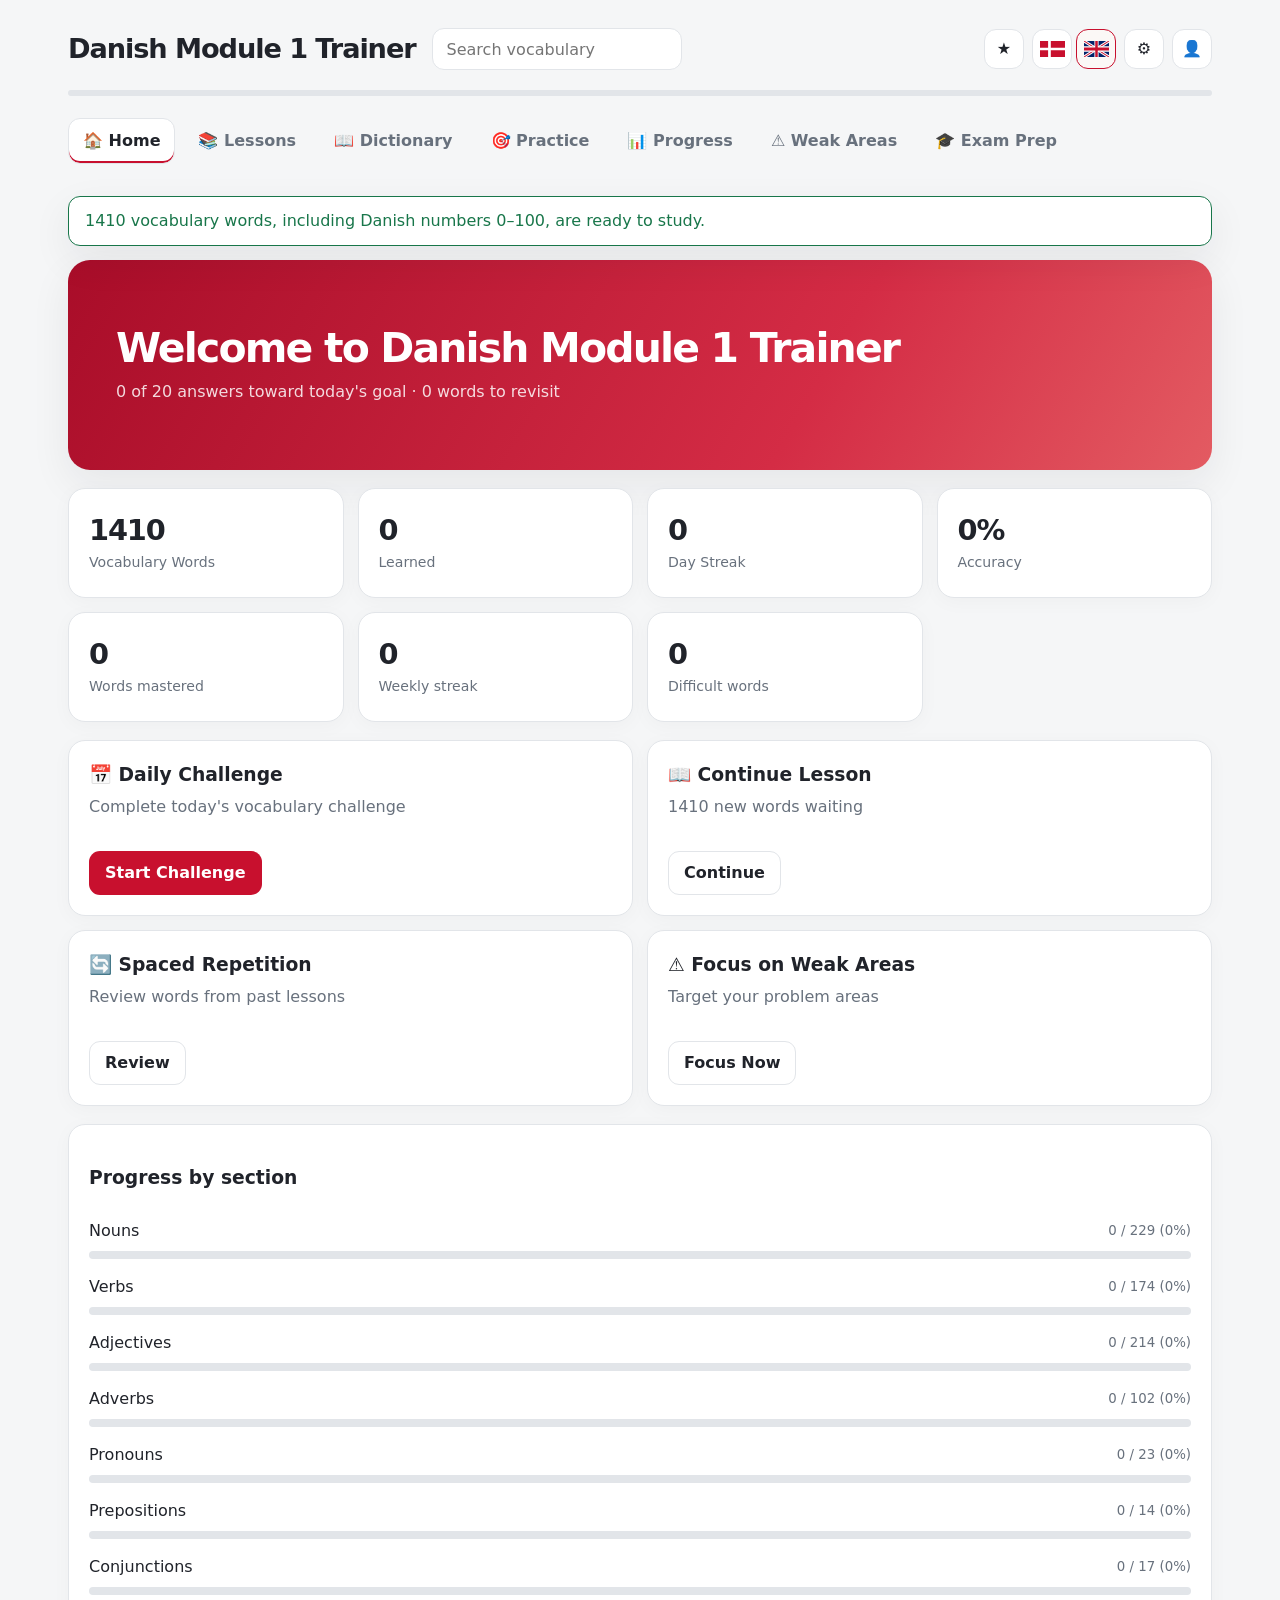
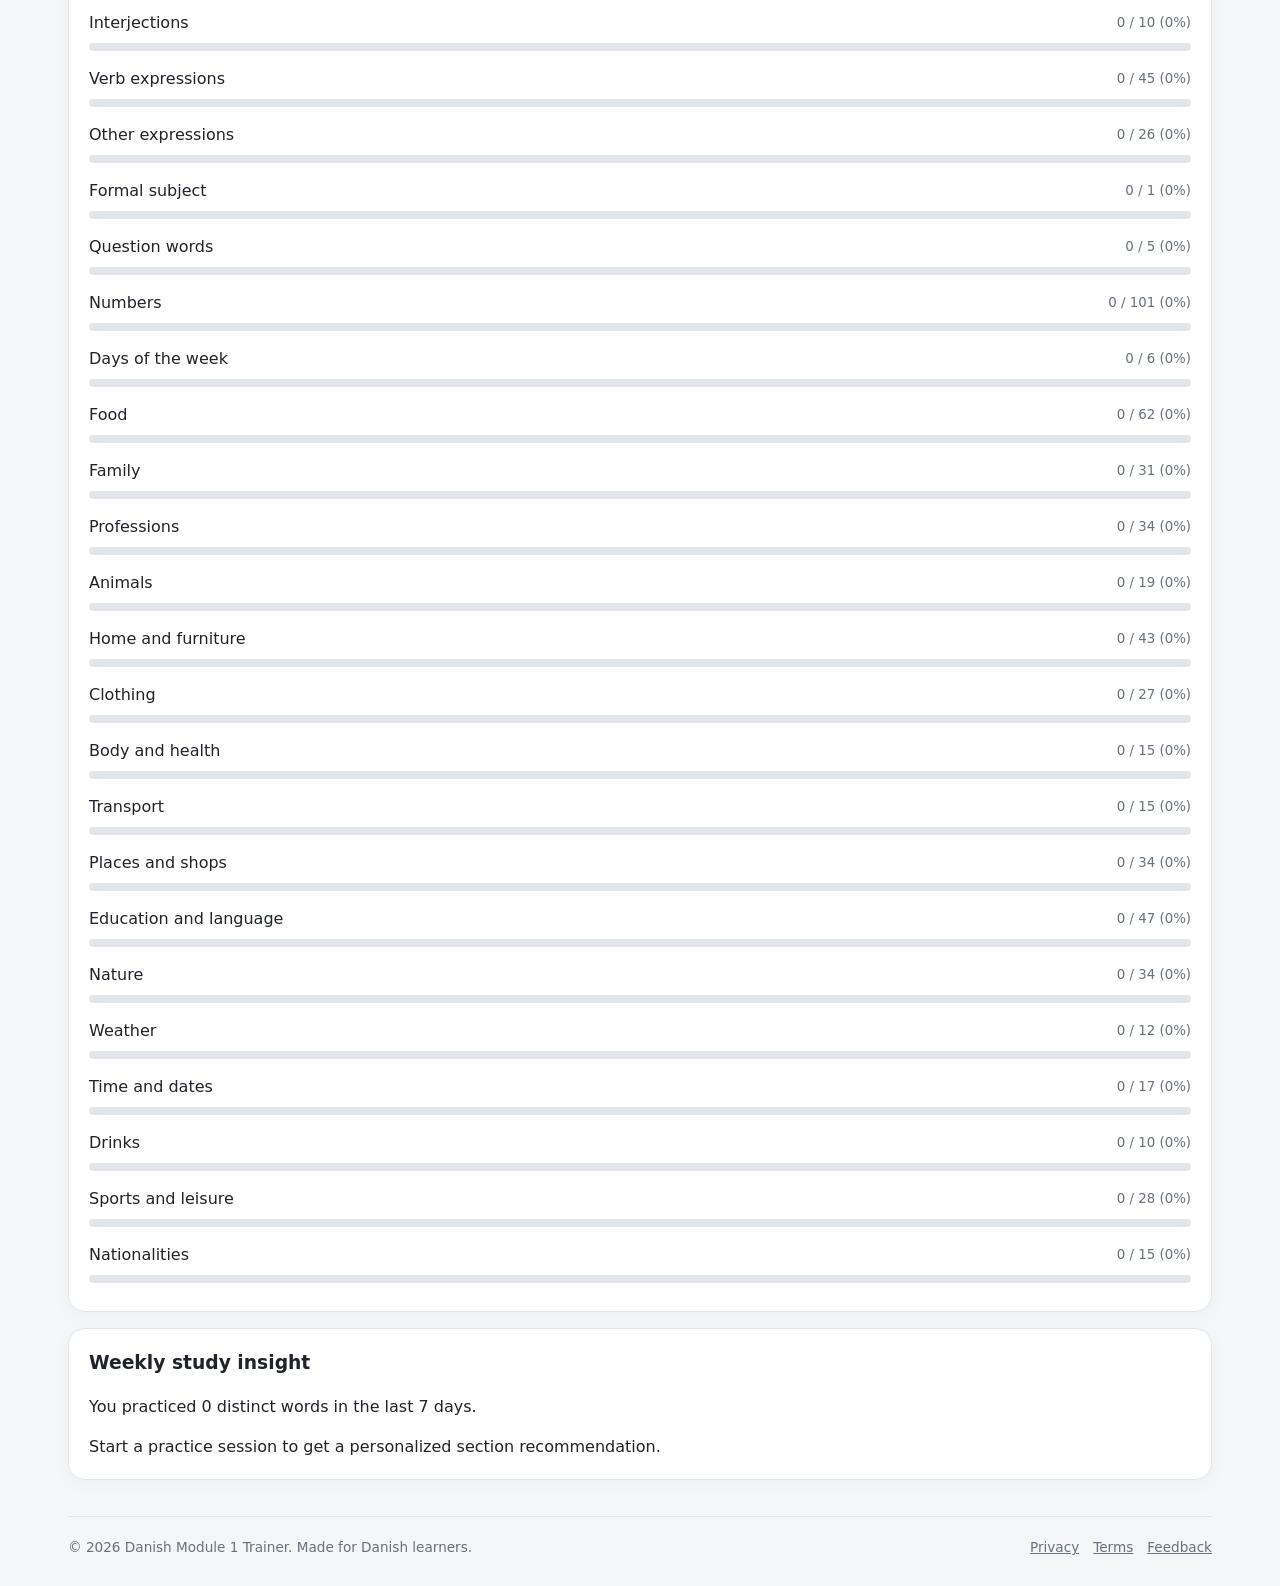
<file: index.html>
<!DOCTYPE html>
<html lang="en">
<head>
    <meta charset="UTF-8">
    <meta name="viewport" content="width=device-width, initial-scale=1.0">
    <title>Danish Module 1 Trainer</title>
    <meta name="theme-color" content="#c8102e">
    <meta name="description" content="An offline-first Danish Module 1 vocabulary, listening, and exam practice trainer.">
    <link rel="manifest" href="manifest.webmanifest">
    <link rel="stylesheet" href="css/styles.css">
</head>
<body>
    <div id="app-container" class="app-container">
        <!-- Header -->
        <header id="app-header" class="app-header">
            <div class="header-content">
                <h1 class="app-title">Danish Module 1 Trainer</h1>
                <div class="header-actions">
                    <div class="language-switch" role="group" aria-label="Interface language">
                        <button class="language-btn" id="language-dk" data-language="da" type="button" title="Danish" aria-label="Switch interface to Danish">
                            <svg viewBox="0 0 37 28" preserveAspectRatio="none" aria-hidden="true" focusable="false"><path fill="#c8102e" d="M0 0h37v28H0z"/><path fill="#fff" d="M12 0h4v28h-4zM0 12h37v4H0z"/></svg>
                        </button>
                        <button class="language-btn" id="language-en" data-language="en" type="button" title="English" aria-label="Switch interface to English">
                            <svg viewBox="0 0 60 30" preserveAspectRatio="none" aria-hidden="true" focusable="false"><path fill="#012169" d="M0 0h60v30H0z"/><path stroke="#fff" stroke-width="6" d="M0 0l60 30M60 0L0 30"/><path stroke="#c8102e" stroke-width="2" d="M0 0l60 30M60 0L0 30"/><path stroke="#fff" stroke-width="10" d="M30 0v30M0 15h60"/><path stroke="#c8102e" stroke-width="6" d="M30 0v30M0 15h60"/></svg>
                        </button>
                    </div>
                    <button id="settings-btn" class="icon-btn" title="Settings" aria-label="Settings">
                        ⚙️
                    </button>
                    <button id="profile-btn" class="icon-btn" title="Profile" aria-label="Profile">
                        👤
                    </button>
                </div>
            </div>
            <div class="progress-bar">
                <div id="daily-progress" class="progress-fill" style="width: 0%"></div>
            </div>
        </header>

        <!-- Main Navigation -->
        <nav id="main-nav" class="main-nav">
            <button class="nav-btn active" data-view="home">
                🏠 Home
            </button>
            <button class="nav-btn" data-view="lessons">
                📚 Lessons
            </button>
            <button class="nav-btn" data-view="dictionary">
                📖 Dictionary
            </button>
            <button class="nav-btn" data-view="practice">
                🎯 Practice
            </button>
            <button class="nav-btn" data-view="progress">
                📊 Progress
            </button>
            <button class="nav-btn" data-view="weak-areas">
                ⚠️ Weak Areas
            </button>
            <button class="nav-btn" data-view="exam-prep">
                🎓 Exam Prep
            </button>
        </nav>

        <!-- Content Area -->
        <main id="main-content" class="main-content">
            <!-- Home View -->
            <section id="view-home" class="view active">
                <div class="home-container">
                    <div class="welcome-card">
                        <h2>Welcome to Danish Module 1 Trainer</h2>
                        <p id="welcome-message">Start your journey to exam readiness</p>
                    </div>

                    <div class="quick-stats">
                        <div class="stat-card">
                            <div class="stat-value" id="total-words">0</div>
                            <div class="stat-label">Vocabulary Words</div>
                        </div>
                        <div class="stat-card">
                            <div class="stat-value" id="words-learned">0</div>
                            <div class="stat-label">Learned</div>
                        </div>
                        <div class="stat-card">
                            <div class="stat-value" id="current-streak">0</div>
                            <div class="stat-label">Day Streak</div>
                        </div>
                        <div class="stat-card">
                            <div class="stat-value" id="accuracy-rate">0%</div>
                            <div class="stat-label">Accuracy</div>
                        </div>
                    </div>

                    <div class="action-cards">
                        <div class="action-card" id="daily-challenge">
                            <h3>📅 Daily Challenge</h3>
                            <p>Complete today's vocabulary challenge</p>
                            <button class="btn btn-primary">Start Challenge</button>
                        </div>

                        <div class="action-card" id="continue-lesson">
                            <h3>📖 Continue Lesson</h3>
                            <p id="continue-lesson-text">Pick where you left off</p>
                            <button class="btn btn-secondary">Continue</button>
                        </div>

                        <div class="action-card" id="spaced-repetition">
                            <h3>🔄 Spaced Repetition</h3>
                            <p>Review words from past lessons</p>
                            <button class="btn btn-secondary">Review</button>
                        </div>

                        <div class="action-card" id="weak-areas-quick">
                            <h3>⚠️ Focus on Weak Areas</h3>
                            <p>Target your problem areas</p>
                            <button class="btn btn-secondary">Focus Now</button>
                        </div>
                    </div>
                </div>
            </section>

            <section id="view-dictionary" class="view">
                <div class="dictionary-container">
                    <div class="dictionary-search-area">
                        <h2>Dictionary</h2>
                        <label for="dictionary-search">Search Danish or English</label>
                        <input id="dictionary-search" class="dictionary-search" type="search" autocomplete="off" placeholder="Search Danish or English">
                        <p id="dictionary-status" class="dictionary-status" role="status"></p>
                    </div>
                    <div id="dictionary-results" class="dictionary-results"></div>
                </div>
            </section>

            <!-- Lessons View -->
            <section id="view-lessons" class="view">
                <div class="lessons-container">
                    <div class="view-header">
                        <h2>Lessons</h2>
                        <div class="filter-controls">
                            <select id="category-filter" class="filter-select">
                                <option value="">All Categories</option>
                            </select>
                        </div>
                    </div>

                    <div class="lesson-mode-control">
                        <span id="lesson-mode-label">Practice type</span>
                        <div id="lesson-mode" class="lesson-mode-options" role="group" aria-labelledby="lesson-mode-label">
                            <button type="button" class="lesson-mode-button" data-lesson-mode="multipleChoice" aria-label="Multiple choice" title="Choose the Danish word for an English prompt" aria-pressed="true">❓</button>
                            <button type="button" class="lesson-mode-button" data-lesson-mode="translation" aria-label="Danish to English" title="Choose the English meaning" aria-pressed="false">↔️</button>
                            <button type="button" class="lesson-mode-button" data-lesson-mode="typing" aria-label="Typing" title="Type the Danish translation" aria-pressed="false">⌨️</button>
                            <button type="button" class="lesson-mode-button" data-lesson-mode="spelling" aria-label="Spelling" title="Listen and type exactly what you hear" aria-pressed="false">✍️</button>
                            <button type="button" class="lesson-mode-button" data-lesson-mode="flashcards" aria-label="Flashcards" title="Reveal the translation and rate recall" aria-pressed="false">🎴</button>
                            <button type="button" class="lesson-mode-button" data-lesson-mode="listening" aria-label="Listening" title="Hear a Danish word and choose its meaning" aria-pressed="false">👂</button>
                            <button type="button" class="lesson-mode-button" data-lesson-mode="speaking" aria-label="Speaking" title="Say the Danish word and check what was heard" aria-pressed="false">🎤</button>
                        </div>
                    </div>

                    <div id="lessons-list" class="lessons-list">
                        <!-- Lessons will be dynamically loaded -->
                    </div>
                </div>
            </section>

            <!-- Practice View -->
            <section id="view-practice" class="view">
                <div class="practice-container">
                    <div class="view-header">
                        <h2>Practice Modes</h2>
                    </div>

                    <div class="practice-modes-grid">
                        <div class="practice-mode-card" id="listening-mode">
                            <h3>👂 Listening</h3>
                            <p>Hear and identify words</p>
                            <button class="btn btn-primary">Start</button>
                        </div>

                        <div class="practice-mode-card" id="flashcard-mode">
                            <h3>🎴 Flashcards</h3>
                            <p>Traditional flashcard review</p>
                            <button class="btn btn-primary">Start</button>
                        </div>

                        <div class="practice-mode-card" id="multiple-choice-mode">
                            <h3>❓ Multiple Choice</h3>
                            <p>Test your knowledge</p>
                            <button class="btn btn-primary">Start</button>
                        </div>

                        <div class="practice-mode-card" id="typing-mode">
                            <h3>⌨️ Typing</h3>
                            <p>Type what you hear</p>
                            <button class="btn btn-primary">Start</button>
                        </div>

                        <div class="practice-mode-card" id="sentence-mode">
                            <h3>📝 Sentences</h3>
                            <p>Learn phrases and sentences</p>
                            <button class="btn btn-primary">Start</button>
                        </div>

                        <div class="practice-mode-card" id="speed-mode">
                            <h3>⚡ Speed Round</h3>
                            <p>Rapid-fire vocabulary test</p>
                            <button class="btn btn-primary">Start</button>
                        </div>
                    </div>
                </div>
            </section>

            <!-- Progress View -->
            <section id="view-progress" class="view">
                <div class="progress-container">
                    <div class="view-header">
                        <h2>Your Progress</h2>
                    </div>

                    <div class="progress-charts">
                        <div class="chart-card">
                            <h3>Learning Curve</h3>
                            <canvas id="learning-chart" width="400" height="300"></canvas>
                        </div>

                        <div class="chart-card">
                            <h3>Category Performance</h3>
                            <canvas id="category-chart" width="400" height="300"></canvas>
                        </div>
                    </div>

                    <div class="progress-statistics">
                        <div class="stat-row">
                            <span>Total Study Time:</span>
                            <span id="total-study-time">0h 0m</span>
                        </div>
                        <div class="stat-row">
                            <span>Sessions Completed:</span>
                            <span id="sessions-completed">0</span>
                        </div>
                        <div class="stat-row">
                            <span>Average Accuracy:</span>
                            <span id="avg-accuracy">0%</span>
                        </div>
                        <div class="stat-row">
                            <span>Retention Rate:</span>
                            <span id="retention-rate">0%</span>
                        </div>
                    </div>
                </div>
            </section>

            <!-- Weak Areas View -->
            <section id="view-weak-areas" class="view">
                <div class="weak-areas-container">
                    <div class="view-header">
                        <h2>Weak Areas Analysis</h2>
                    </div>

                    <div class="weak-areas-content">
                        <div class="weak-areas-list" id="weak-areas-list">
                            <!-- Weak areas will be dynamically loaded -->
                        </div>
                    </div>

                    <div class="targeted-practice">
                        <h3>Recommended Practice</h3>
                        <button class="btn btn-primary" id="practice-weak-areas">
                            Practice Weak Areas
                        </button>
                    </div>
                </div>
            </section>

            <!-- Exam Prep View -->
            <section id="view-exam-prep" class="view">
                <div class="exam-prep-container">
                    <div class="view-header">
                        <h2>Exam Preparation</h2>
                    </div>

                    <div class="exam-prep-content">
                        <div class="readiness-card">
                            <h3>Exam Readiness</h3>
                            <div class="readiness-meter">
                                <div id="readiness-bar" class="readiness-fill" style="width: 0%"></div>
                            </div>
                            <p id="readiness-text">Get started to improve readiness</p>
                        </div>

                        <div class="exam-resources">
                            <h3>Resources</h3>
                            <div class="resource-list">
                                <div class="resource-item" id="resource-vocabulary">
                                    <h4>📚 Vocabulary Coverage</h4>
                                    <p id="vocab-coverage">0 of 0 words mastered</p>
                                </div>

                                <div class="resource-item" id="resource-topics">
                                    <h4>🎯 Topic Mastery</h4>
                                    <p id="topic-mastery">Analyze your topic performance</p>
                                </div>

                                <div class="resource-item" id="resource-tips">
                                    <h4>💡 Study Tips</h4>
                                    <p>Optimize your study approach</p>
                                </div>

                                <div class="resource-item" id="resource-mock-exam">
                                    <h4>✏️ Mock Exam</h4>
                                    <p>Test yourself with exam-style questions</p>
                                </div>
                            </div>
                        </div>
                    </div>
                </div>
            </section>

            <!-- Practice Session Container -->
            <section id="view-practice-session" class="view">
                <div class="practice-session-container">
                    <div class="session-header">
                        <h2 id="session-title">Practice Session</h2>
                        <div class="session-info">
                            <span id="session-progress">1/10</span>
                            <button class="btn btn-small" id="exit-session">Exit</button>
                        </div>
                    </div>

                    <!-- Listening Mode Content -->
                    <div id="listening-content" class="practice-mode-content">
                        <div class="listening-card">
                            <div class="listening-controls">
                                <button id="play-audio" class="btn btn-large btn-primary">
                                    🔊 Play Audio
                                </button>
                                <button id="repeat-audio" class="btn btn-medium">
                                    🔁 Repeat
                                </button>
                            </div>
                            <div class="word-options" id="listening-options">
                                <!-- Options will be dynamically loaded -->
                            </div>
                        </div>
                    </div>

                    <!-- Flashcard Mode Content -->
                    <div id="flashcard-content" class="practice-mode-content">
                        <div class="flashcard-container">
                            <div id="flashcard" class="flashcard">
                                <div class="flashcard-inner">
                                    <div class="flashcard-front">
                                        <p id="flashcard-front-text">Click to reveal</p>
                                    </div>
                                    <div class="flashcard-back">
                                        <p id="flashcard-back-text"></p>
                                    </div>
                                </div>
                            </div>
                            <div class="flashcard-controls">
                                <button class="btn btn-secondary" id="flashcard-prev">← Previous</button>
                                <button class="btn btn-primary" id="flashcard-flip">Flip</button>
                                <button class="btn btn-secondary" id="flashcard-next">Next →</button>
                            </div>
                            <div class="flashcard-rating">
                                <span>How well did you know this?</span>
                                <div class="rating-buttons">
                                    <button class="btn btn-small" id="rating-1">❌ Not at all</button>
                                    <button class="btn btn-small" id="rating-2">🤔 Somewhat</button>
                                    <button class="btn btn-small" id="rating-3">👍 Well</button>
                                    <button class="btn btn-small" id="rating-4">✅ Perfect</button>
                                </div>
                            </div>
                        </div>
                    </div>

                    <!-- Multiple Choice Mode Content -->
                    <div id="multiple-choice-content" class="practice-mode-content">
                        <div class="multiple-choice-container">
                            <div class="question-card">
                                <h3 id="mc-question">Question goes here</h3>
                                <div class="options-grid" id="mc-options">
                                    <!-- Options will be dynamically loaded -->
                                </div>
                            </div>
                        </div>
                    </div>

                    <!-- Typing Mode Content -->
                    <div id="typing-content" class="practice-mode-content">
                        <div class="typing-container">
                            <div class="typing-prompt">
                                <button id="typing-play" class="btn btn-large btn-primary">
                                    🔊 Play Word
                                </button>
                                <p id="typing-prompt-text">Type what you hear</p>
                            </div>
                            <div class="typing-input-area">
                                <input type="text" id="typing-input" class="typing-input" placeholder="Type here..." autocomplete="off">
                                <button id="typing-submit" class="btn btn-primary">Submit</button>
                            </div>
                            <div id="typing-feedback" class="typing-feedback"></div>
                        </div>
                    </div>

                    <!-- Sentence Mode Content -->
                    <div id="sentence-content" class="practice-mode-content">
                        <div class="sentence-container">
                            <div class="sentence-card">
                                <button id="sentence-play" class="btn btn-large btn-primary">
                                    🔊 Play Sentence
                                </button>
                                <p id="sentence-text" class="sentence-text"></p>
                                <p id="sentence-translation" class="sentence-translation"></p>
                                <div class="sentence-options" id="sentence-options">
                                    <!-- Options will be dynamically loaded -->
                                </div>
                            </div>
                        </div>
                    </div>

                    <!-- Speed Mode Content -->
                    <div id="speed-content" class="practice-mode-content">
                        <div class="speed-container">
                            <div class="speed-stats">
                                <div class="speed-timer">
                                    <span id="speed-time">30</span>s
                                </div>
                                <div class="speed-score">
                                    Score: <span id="speed-score">0</span>
                                </div>
                            </div>
                            <div class="speed-word">
                                <p id="speed-word-text" class="speed-word-text"></p>
                                <div class="speed-buttons">
                                    <button class="btn btn-primary" id="speed-correct">✅ Correct</button>
                                    <button class="btn btn-danger" id="speed-incorrect">❌ Incorrect</button>
                                </div>
                            </div>
                        </div>
                    </div>
                </div>
            </section>

            <!-- Settings Modal -->
            <div id="settings-modal" class="modal hidden">
                <div class="modal-content">
                    <div class="modal-header">
                        <h2>Settings</h2>
                        <button class="close-btn" id="close-settings">✕</button>
                    </div>
                    <div class="modal-body">
                        <div class="settings-group">
                            <label>
                                <input type="checkbox" id="enable-notifications" checked>
                                Enable Notifications
                            </label>
                        </div>
                        <div class="settings-group">
                            <label>
                                <input type="checkbox" id="dark-mode" checked>
                                Dark Mode
                            </label>
                        </div>
                        <div class="settings-group">
                            <label for="tts-engine">Speech voice:</label>
                            <select id="tts-engine">
                                <option value="piper">Piper — Danish neural voice</option>
                                <option value="browser">Browser — installed voice</option>
                            </select>
                        </div>
                        <p class="settings-hint">Piper loads its runtime online and downloads a 63 MB voice on first use; speech is generated on this device. Pitch control applies only to the browser voice.</p>
                        <div class="settings-group">
                            <label for="tts-speed">TTS Speed:</label>
                            <input type="range" id="tts-speed" min="0.6" max="1.5" step="0.1" value="1">
                        </div>
                        <div class="settings-group">
                            <label for="tts-pitch">TTS Pitch:</label>
                            <input type="range" id="tts-pitch" min="0.5" max="2" step="0.1" value="1">
                        </div>
                        <div class="settings-group">
                            <label for="daily-goal">Daily answer goal:</label>
                            <input type="number" id="daily-goal" min="5" max="200" step="5" value="20">
                        </div>
                        <div class="settings-group">
                            <label for="answer-delay">Seconds before next question:</label>
                            <input type="number" id="answer-delay" min="1" max="30" step="1" value="5">
                        </div>
                        <div class="settings-group">
                            <label>
                                <input type="checkbox" id="enable-animations" checked>
                                Enable Animations
                            </label>
                        </div>
                        <div class="settings-group">
                            <label>
                                <input type="checkbox" id="enable-sound-effects" checked>
                                Sound Effects
                            </label>
                        </div>
                        <div class="settings-group">
                            <button class="btn btn-secondary" id="import-words" type="button">Import words</button>
                            <input type="file" id="vocabulary-file" accept=".json,.csv,application/json,text/csv" hidden>
                        </div>
                    </div>
                    <div class="modal-footer">
                        <button class="btn btn-secondary" id="reset-settings">Reset to Default</button>
                        <button class="btn btn-primary" id="save-settings">Save Settings</button>
                    </div>
                </div>
            </div>

            <!-- Profile Modal -->
            <div id="profile-modal" class="modal hidden">
                <div class="modal-content">
                    <div class="modal-header">
                        <h2>Profile</h2>
                        <button class="close-btn" id="close-profile">✕</button>
                    </div>
                    <div class="modal-body">
                        <div class="profile-info">
                            <div class="profile-header">
                                <div class="profile-avatar" id="profile-avatar">👤</div>
                                <div class="profile-details">
                                    <h3 id="profile-name">Student</h3>
                                    <p id="profile-level">Level 1</p>
                                </div>
                            </div>
                            <div class="profile-stats">
                                <div class="profile-stat">
                                    <span>Total XP:</span>
                                    <strong id="profile-xp">0</strong>
                                </div>
                                <div class="profile-stat">
                                    <span>Badges Earned:</span>
                                    <strong id="profile-badges">0</strong>
                                </div>
                                <div class="profile-stat">
                                    <span>Days Active:</span>
                                    <strong id="profile-days">0</strong>
                                </div>
                            </div>
                        </div>
                        <div class="profile-actions">
                            <button class="btn btn-secondary" id="edit-profile">Edit Profile</button>
                            <button class="btn btn-secondary" id="export-data">Export backup</button>
                            <button class="btn btn-secondary" id="restore-backup" type="button">Restore backup</button>
                            <input type="file" id="backup-file" accept=".json,application/json" hidden>
                            <button class="btn btn-danger" id="reset-progress">Reset Progress</button>
                        </div>
                    </div>
                </div>
            </div>

        </main>

        <!-- Footer -->
        <footer class="app-footer">
            <p>&copy; 2026 Danish Module 1 Trainer. Made for Danish learners.</p>
            <div class="footer-links">
                <a href="#privacy">Privacy</a>
                <a href="#terms">Terms</a>
                <a href="#feedback">Feedback</a>
            </div>
        </footer>
    </div>

    <script type="module" src="js/app.js"></script>
</body>
</html>
</file>
<file: css/styles.css>
:root {
  color-scheme: light;
  --red: #c8102e;
  --blue: #005b96;
  --background: #f5f6f7;
  --surface: #ffffff;
  --surface-soft: #fbf8f6;
  --text: #20232a;
  --muted: #68717d;
  --border: #e2e5e9;
  --success: #18764a;
  --success-soft: #e8f5ed;
  --danger: #aa2638;
  --danger-soft: #fff0f1;
  --shadow: 0 14px 40px rgb(22 29 37 / 7%);
  font-family: Inter, ui-sans-serif, system-ui, -apple-system, BlinkMacSystemFont, "Segoe UI", sans-serif;
}

* {
  box-sizing: border-box;
}

body {
  min-width: 320px;
  margin: 0;
  background: var(--background);
  color: var(--text);
  line-height: 1.5;
}

body[data-theme="dark"] {
  color-scheme: dark;
  --background: #14171b;
  --surface: #1d2228;
  --surface-soft: #242a31;
  --text: #f2f4f6;
  --muted: #abb4bf;
  --border: #343c45;
  --success: #69d29b;
  --success-soft: #173c2b;
  --danger: #ff9aa5;
  --danger-soft: #49232a;
  --shadow: 0 14px 40px rgb(0 0 0 / 20%);
}

button,
input,
select {
  font: inherit;
}

button {
  cursor: pointer;
}

button:focus-visible,
input:focus-visible,
select:focus-visible,
a:focus-visible {
  outline: 3px solid #347fac;
  outline-offset: 3px;
}

.app-container {
  width: min(1200px, 100%);
  min-height: 100vh;
  margin: 0 auto;
  padding: 0 28px;
  display: flex;
  flex-direction: column;
}

.app-header {
  position: relative;
  padding: 28px 0 16px;
}

.header-content {
  position: relative;
  display: flex;
  align-items: center;
  gap: 16px;
}

.app-title {
  flex: 0 0 auto;
  margin: 0;
  font-size: clamp(1.25rem, 3vw, 1.7rem);
  letter-spacing: -0.04em;
}

.header-actions {
  display: flex;
  align-items: center;
  gap: 8px;
  margin-left: auto;
}

.icon-btn {
  width: 40px;
  height: 40px;
  border: 1px solid var(--border);
  border-radius: 12px;
  background: var(--surface);
  color: var(--text);
}

.language-switch {
  display: flex;
  gap: 4px;
}

.language-btn {
  display: inline-grid;
  place-items: center;
  min-width: 40px;
  height: 40px;
  border: 1px solid var(--border);
  border-radius: 12px;
  background: var(--surface);
  color: var(--text);
}

.language-btn svg {
  display: block;
  width: 25px;
  height: 16px;
}

.language-btn.active {
  border-color: var(--red);
  background: var(--surface-soft);
}

.global-search {
  width: min(250px, 24vw);
  min-width: 140px;
  height: 42px;
  padding: 0 14px;
  border: 1px solid var(--border);
  border-radius: 12px;
  background: var(--surface);
  color: var(--text);
}

.search-results {
  position: absolute;
  z-index: 20;
  top: 52px;
  right: 0;
  width: min(480px, 100%);
  max-height: 360px;
  overflow: auto;
  border: 1px solid var(--border);
  border-radius: 16px;
  background: var(--surface);
  box-shadow: var(--shadow);
}

.search-result {
  display: flex;
  justify-content: space-between;
  align-items: center;
  gap: 14px;
  padding: 12px 16px;
  border-bottom: 1px solid var(--border);
}

.search-result:last-child {
  border-bottom: 0;
}

.search-result > div {
  display: grid;
}

.search-result span,
.search-result small {
  color: var(--muted);
}

.favorite-toggle {
  border: 0;
  background: transparent;
  color: var(--red);
  font-size: 1.4rem;
}

.progress-bar,
.readiness-meter,
.session-progress-track,
.category-progress {
  overflow: hidden;
  border-radius: 999px;
  background: var(--border);
}

.progress-bar {
  height: 6px;
  margin-top: 20px;
}

.progress-fill,
.readiness-fill,
.session-progress-fill,
.category-progress span {
  display: block;
  height: 100%;
  border-radius: inherit;
  background: var(--red);
  transition: width 180ms ease;
}

.main-nav {
  display: flex;
  gap: 8px;
  margin: 6px 0 28px;
  padding-bottom: 4px;
  overflow-x: auto;
}

.nav-btn {
  flex: 0 0 auto;
  padding: 10px 14px;
  border: 1px solid transparent;
  border-radius: 12px;
  background: transparent;
  color: var(--muted);
  font-weight: 650;
  white-space: nowrap;
}

.nav-btn:hover,
.nav-btn.active {
  border-color: var(--border);
  background: var(--surface);
  color: var(--text);
}

.nav-btn.active {
  box-shadow: inset 0 -2px var(--red);
}

.main-content {
  flex: 1;
  min-height: 55vh;
}

.view {
  display: none;
  animation: rise-in 180ms ease-out;
}

.view.active {
  display: block;
}

@keyframes rise-in {
  from { opacity: 0; transform: translateY(5px); }
  to { opacity: 1; transform: translateY(0); }
}

.welcome-card {
  display: flex;
  flex-direction: column;
  justify-content: center;
  min-height: 210px;
  padding: clamp(24px, 5vw, 48px);
  border-radius: 22px;
  background: linear-gradient(120deg, #a90d29, #d42c45 65%, #e35b62);
  color: #fff;
  box-shadow: var(--shadow);
}

.welcome-card h2 {
  margin: 0 0 8px;
  font-size: clamp(0.875rem, 3.2vw, 2.8rem);
  line-height: 1.1;
  letter-spacing: -0.045em;
  white-space: nowrap;
}

.welcome-card p {
  margin: 0;
  color: rgb(255 255 255 / 84%);
}

.quick-stats,
.action-cards,
.practice-modes-grid,
.progress-charts,
.exam-prep-content {
  display: grid;
  grid-template-columns: repeat(4, minmax(0, 1fr));
  gap: 14px;
  margin-top: 18px;
}

.stat-card,
.action-card,
.practice-mode-card,
.chart-card,
.readiness-card,
.exam-resources,
.lesson-card,
.weak-area-card,
.category-progress-panel,
.coach-card,
.session-summary {
  min-width: 0;
  padding: 20px;
  border: 1px solid var(--border);
  border-radius: 17px;
  background: var(--surface);
  box-shadow: 0 4px 20px rgb(22 29 37 / 3%);
}

.stat-card {
  min-height: 110px;
}

.stat-value {
  font-size: 1.8rem;
  font-weight: 760;
  letter-spacing: -0.04em;
}

.stat-label,
.action-card p,
.practice-mode-card p,
.lesson-card p {
  color: var(--muted);
}

.stat-label {
  font-size: 0.88rem;
}

.action-cards {
  grid-template-columns: repeat(2, minmax(0, 1fr));
}

.action-card h3,
.practice-mode-card h3,
.lesson-card h3,
.chart-card h3,
.exam-resources h3 {
  margin: 0 0 6px;
}

.action-card p,
.practice-mode-card p {
  min-height: 42px;
  margin: 0 0 14px;
}

.btn {
  display: inline-flex;
  min-height: 42px;
  justify-content: center;
  align-items: center;
  gap: 8px;
  padding: 9px 15px;
  border: 1px solid transparent;
  border-radius: 11px;
  background: var(--surface-soft);
  color: var(--text);
  font-weight: 670;
  text-decoration: none;
  transition: transform 120ms ease, filter 120ms ease, border-color 120ms ease;
}

.btn:hover {
  filter: brightness(0.97);
  transform: translateY(-1px);
}

.btn-primary {
  background: var(--red);
  color: #fff;
}

.btn-secondary {
  border-color: var(--border);
  background: var(--surface);
}

.btn-back {
  background: var(--blue);
  color: #fff;
}

.btn-danger {
  background: var(--danger);
  color: #fff;
}

.btn-small {
  min-height: 34px;
  padding: 6px 10px;
  font-size: 0.88rem;
}

.view-header,
.session-header {
  display: flex;
  justify-content: space-between;
  align-items: center;
  gap: 16px;
  margin-bottom: 18px;
}

.view-header h2,
.session-header h2 {
  margin: 0;
  letter-spacing: -0.03em;
}

.filter-select,
.training-controls select,
#exam-question-count {
  min-height: 42px;
  padding: 8px 12px;
  border: 1px solid var(--border);
  border-radius: 10px;
  background: var(--surface);
  color: var(--text);
}

.lesson-mode-control {
  display: flex;
  flex-wrap: wrap;
  align-items: center;
  gap: 10px;
  margin-bottom: 18px;
}

.lesson-mode-options {
  display: flex;
  flex-wrap: wrap;
  gap: 6px;
}

.lesson-mode-button {
  width: 42px;
  height: 42px;
  border: 1px solid var(--border);
  border-radius: 10px;
  background: var(--surface);
  font-size: 1.2rem;
}

.lesson-mode-button[aria-pressed="true"] {
  border: 2px solid var(--red);
  background: var(--surface-soft);
  box-shadow: 0 0 0 2px var(--red);
}

.dictionary-container {
  display: flex;
  flex-direction: column;
  justify-content: center;
  width: min(100%, 760px);
  min-height: 55vh;
  margin: 0 auto;
}

.dictionary-search-area {
  width: min(100%, 520px);
  margin: 0 auto;
  text-align: center;
}

.dictionary-search-area h2 {
  margin: 0 0 18px;
}

.dictionary-search {
  width: 100%;
  min-height: 42px;
  margin-top: 8px;
  padding: 8px 12px;
  border: 1px solid var(--border);
  border-radius: 10px;
  background: var(--surface);
  color: var(--text);
}

.dictionary-status {
  color: var(--muted);
}

.dictionary-results {
  display: grid;
  gap: 10px;
  width: min(100%, 520px);
  margin: 0 auto;
}

.dictionary-entry {
  display: flex;
  flex-wrap: wrap;
  align-items: center;
  justify-content: center;
  gap: 10px;
  padding: 16px;
  border: 1px solid var(--border);
  border-radius: 12px;
  background: var(--surface);
  text-align: center;
}

.dictionary-term {
  min-width: 0;
  max-width: 100%;
  overflow-wrap: anywhere;
}

.dictionary-play {
  display: inline-flex;
  align-items: center;
  justify-content: center;
  gap: 2px;
  width: 54px;
  flex: 0 0 54px;
}

.dictionary-play svg {
  display: block;
  width: 16px;
  height: 10px;
}

.lessons-list {
  display: grid;
  grid-template-columns: repeat(3, minmax(0, 1fr));
  gap: 14px;
}

.lesson-card {
  display: flex;
  flex-direction: column;
  gap: 16px;
}

.lesson-card p {
  margin: 0;
}

.lesson-title {
  display: flex;
  align-items: center;
  gap: 8px;
}

.lesson-icon {
  flex: 0 0 1.4em;
  text-align: center;
}

.category-progress {
  height: 8px;
}

.category-progress-row {
  display: grid;
  grid-template-columns: minmax(0, 1fr) auto;
  align-items: center;
  gap: 8px 12px;
  padding: 8px 0;
}

.category-progress-panel {
  margin-top: 18px;
}

.category-progress-row small {
  color: var(--muted);
}

.category-progress-row .category-progress {
  grid-column: 1 / -1;
}

.coach-card {
  margin-top: 16px;
}

.coach-card h3,
.coach-card p {
  margin-top: 0;
}

.coach-card p:last-child {
  margin-bottom: 0;
}

.category-progress span {
  background: var(--blue);
}

.practice-modes-grid {
  grid-template-columns: repeat(3, minmax(0, 1fr));
}

.practice-mode-card {
  min-height: 190px;
}

.training-controls {
  display: flex;
  gap: 10px;
  margin: 0 0 16px;
}

.progress-charts {
  grid-template-columns: repeat(2, minmax(0, 1fr));
}

.chart-card canvas {
  display: block;
  width: 100%;
  height: 245px;
  margin-top: 12px;
}

.progress-statistics {
  display: grid;
  grid-template-columns: repeat(2, minmax(0, 1fr));
  gap: 10px;
  margin-top: 16px;
  padding: 20px;
  border: 1px solid var(--border);
  border-radius: 16px;
  background: var(--surface);
}

.stat-row {
  display: flex;
  justify-content: space-between;
  gap: 10px;
  padding: 8px;
}

.stat-row span:first-child {
  color: var(--muted);
}

.weak-areas-list {
  display: grid;
  grid-template-columns: repeat(2, minmax(0, 1fr));
  gap: 12px;
}

.weak-area-card {
  display: grid;
  gap: 10px;
}

.weak-area-card h3,
.weak-area-card p {
  margin: 0;
}

.weak-area-card p,
.weak-word-row span {
  color: var(--muted);
}

.weak-words-heading {
  grid-column: 1 / -1;
  margin: 12px 0 0;
}

.weak-word-row {
  grid-column: 1 / -1;
  display: flex;
  align-items: center;
  justify-content: space-between;
  gap: 12px;
  padding: 12px 16px;
  border: 1px solid var(--border);
  border-radius: 12px;
  background: var(--surface);
}

.targeted-practice {
  margin-top: 20px;
}

.exam-prep-content {
  grid-template-columns: minmax(0, 1fr) minmax(0, 1fr);
  align-items: start;
}

.readiness-meter {
  height: 12px;
  margin: 18px 0 10px;
}

.exam-resources {
  display: grid;
  gap: 12px;
}

.resource-list {
  display: grid;
  gap: 10px;
}

.resource-item {
  padding: 14px;
  border: 1px solid var(--border);
  border-radius: 12px;
  background: var(--surface-soft);
  cursor: pointer;
}

.resource-item h4,
.resource-item p {
  margin: 0;
}

.resource-item p {
  margin-top: 4px;
  color: var(--muted);
}

.resource-item select,
.resource-item button {
  margin-top: 12px;
  margin-right: 8px;
}

.practice-session-container {
  width: min(760px, 100%);
  margin: 0 auto;
}

.session-header {
  align-items: center;
}

.session-header .eyebrow {
  margin: 0 0 4px;
  color: var(--muted);
  font-size: 0.85rem;
}

.session-info {
  display: flex;
  align-items: center;
  gap: 12px;
  color: var(--muted);
  white-space: nowrap;
}

.session-progress-track {
  height: 6px;
  margin: 0 0 18px;
}

.session-progress-fill {
  background: var(--blue);
}

.question-card {
  min-height: 360px;
  padding: clamp(22px, 5vw, 44px);
  border: 1px solid var(--border);
  border-radius: 22px;
  background: var(--surface);
  box-shadow: var(--shadow);
}

.question-label {
  margin: 0 0 10px;
  color: var(--muted);
  font-weight: 620;
}

.question-prompt {
  margin: 0 0 24px;
  font-size: clamp(1.8rem, 5vw, 2.8rem);
  line-height: 1.14;
  letter-spacing: -0.04em;
  overflow-wrap: anywhere;
}

.options-grid {
  display: grid;
  gap: 10px;
  margin-top: 24px;
}

.option-button {
  min-height: 54px;
  padding: 12px 16px;
  border: 1px solid var(--border);
  border-radius: 12px;
  background: var(--surface-soft);
  color: var(--text);
  text-align: left;
  font-weight: 620;
}

.option-button:hover:not(:disabled) {
  border-color: var(--blue);
  background: color-mix(in srgb, var(--blue) 8%, var(--surface));
}

.option-button:disabled {
  cursor: default;
}

.option-button.correct-answer {
  border-color: var(--success);
  background: var(--success-soft);
}

.audio-button {
  margin-right: 8px;
  margin-bottom: 8px;
}

.speaking-meaning,
.speaking-hint {
  color: var(--muted);
}

.speaking-hint {
  font-size: 0.9rem;
}

.speaking-microphone {
  margin-right: 8px;
}

.speaking-record[hidden],
.speaking-skip[hidden] {
  display: none;
}

.answer-countdown {
  color: var(--muted);
}

.answer-form {
  display: flex;
  gap: 10px;
  margin-top: 24px;
}

.answer-form input {
  flex: 1;
  min-width: 0;
  min-height: 48px;
  padding: 10px 14px;
  border: 1px solid var(--border);
  border-radius: 11px;
  background: var(--surface);
  color: var(--text);
}

.flashcard-translation {
  margin: 8px 0 18px;
  font-size: 1.6rem;
  font-weight: 700;
}

.example-sentence,
.example-translation {
  display: block;
  margin-top: 8px;
}

.example-translation {
  color: var(--muted);
}

.rating-buttons {
  display: flex;
  flex-wrap: wrap;
  gap: 8px;
  margin-top: 18px;
}

.answer-feedback {
  display: grid;
  gap: 7px;
  margin-top: 22px;
  padding: 16px;
  border-radius: 12px;
}

.answer-feedback.correct {
  background: var(--success-soft);
  color: var(--success);
}

.answer-feedback.incorrect {
  background: var(--danger-soft);
  color: var(--danger);
}

.answer-feedback .btn {
  justify-self: start;
}

.next-question {
  display: flex;
  width: fit-content;
  max-width: 100%;
  margin-top: 16px;
  margin-left: auto;
}

.session-summary {
  padding: clamp(24px, 5vw, 42px);
}

.session-summary h2 {
  margin: 0;
  font-size: 2rem;
}

.session-summary .eyebrow {
  color: var(--muted);
  text-transform: uppercase;
  letter-spacing: 0.08em;
  font-size: 0.78rem;
  font-weight: 700;
}

.summary-score {
  margin: 12px 0;
  color: var(--red);
  font-size: 2rem;
  font-weight: 800;
}

.summary-xp {
  color: var(--blue);
  font-weight: 700;
}

.session-summary > .btn {
  margin: 10px 8px 0 0;
}

.app-notice {
  position: sticky;
  z-index: 30;
  top: 8px;
  margin: 0 0 14px;
  padding: 12px 16px;
  border: 1px solid var(--border);
  border-radius: 12px;
  background: var(--surface);
  box-shadow: var(--shadow);
}

.app-notice[hidden] {
  display: none;
}

.app-notice.error {
  border-color: var(--danger);
  color: var(--danger);
}

.app-notice.success {
  border-color: var(--success);
  color: var(--success);
}

.empty-state {
  padding: 18px;
  color: var(--muted);
}

.modal {
  position: fixed;
  z-index: 40;
  inset: 0;
  display: grid;
  place-items: center;
  padding: 20px;
  background: rgb(8 14 22 / 55%);
}

.modal.hidden {
  display: none;
}

.modal-content {
  width: min(560px, 100%);
  max-height: min(90vh, 760px);
  overflow: auto;
  border: 1px solid var(--border);
  border-radius: 18px;
  background: var(--surface);
  box-shadow: var(--shadow);
}

.modal-header,
.modal-footer {
  display: flex;
  justify-content: space-between;
  align-items: center;
  gap: 12px;
  padding: 18px 22px;
}

.modal-header {
  border-bottom: 1px solid var(--border);
}

.modal-header h2 {
  margin: 0;
}

.modal-body {
  padding: 20px 22px;
}

.modal-footer {
  justify-content: flex-end;
  border-top: 1px solid var(--border);
}

.close-btn {
  border: 0;
  background: transparent;
  color: var(--muted);
  font-size: 1.25rem;
}

.settings-group {
  display: flex;
  align-items: center;
  justify-content: space-between;
  gap: 12px;
  margin-bottom: 14px;
}

.settings-group input[type="range"] {
  width: min(220px, 50%);
}

.settings-group select {
  width: min(300px, 60%);
  min-width: 0;
  min-height: 42px;
  padding: 8px 12px;
  border: 1px solid var(--border);
  border-radius: 10px;
  background: var(--surface);
  color: var(--text);
}

.settings-hint {
  margin: -4px 0 16px;
  color: var(--muted);
  font-size: 0.88rem;
}

.profile-header,
.profile-stats,
.profile-actions {
  margin-bottom: 18px;
}

.profile-header {
  display: flex;
  align-items: center;
  gap: 14px;
}

.profile-avatar {
  display: grid;
  width: 54px;
  height: 54px;
  place-items: center;
  border-radius: 50%;
  background: var(--surface-soft);
  font-size: 1.6rem;
}

.profile-details h3,
.profile-details p {
  margin: 0;
}

.profile-details p,
.profile-stat span {
  color: var(--muted);
}

.profile-stat {
  display: flex;
  justify-content: space-between;
  padding: 8px 0;
  border-bottom: 1px solid var(--border);
}

.profile-actions {
  display: flex;
  flex-wrap: wrap;
  gap: 8px;
}

.achievement-list {
  padding-top: 8px;
}

.achievement-list h3 {
  margin-bottom: 8px;
}

.achievement {
  color: var(--muted);
}

.achievement.earned {
  color: var(--success);
  font-weight: 700;
}

.app-footer {
  display: flex;
  justify-content: space-between;
  gap: 14px;
  margin-top: 36px;
  padding: 20px 0 28px;
  border-top: 1px solid var(--border);
  color: var(--muted);
  font-size: 0.85rem;
}

.app-footer p {
  margin: 0;
}

.footer-links {
  display: flex;
  gap: 14px;
}

.footer-links a {
  color: inherit;
}

@media (max-width: 850px) {
  .app-container {
    padding: 0 18px;
  }

  .header-content {
    flex-wrap: wrap;
  }

  .header-actions {
    gap: 6px;
  }

  .quick-stats {
    grid-template-columns: repeat(3, minmax(0, 1fr));
  }

  .practice-modes-grid,
  .lessons-list {
    grid-template-columns: repeat(2, minmax(0, 1fr));
  }

  .progress-charts,
  .exam-prep-content {
    grid-template-columns: 1fr;
  }
}

@media (max-width: 560px) {
  .app-container {
    padding: 0 14px;
  }

  .app-header {
    padding-top: 18px;
  }

  .app-title {
    width: 100%;
  }

  .header-actions {
    width: 100%;
    flex-wrap: wrap;
    margin-left: 0;
  }

  .global-search {
    flex: 1 1 100%;
    width: 100%;
  }

  .main-nav {
    margin-bottom: 18px;
  }

  .welcome-card {
    min-height: 180px;
  }

  .quick-stats {
    grid-template-columns: repeat(2, minmax(0, 1fr));
    gap: 10px;
  }

  .stat-card,
  .action-card,
  .practice-mode-card,
  .chart-card,
  .lesson-card,
  .weak-area-card {
    padding: 15px;
  }

  .action-cards,
  .practice-modes-grid,
  .lessons-list,
  .weak-areas-list,
  .progress-statistics {
    grid-template-columns: 1fr;
  }

  .training-controls {
    flex-direction: column;
  }

  .view-header,
  .session-header {
    align-items: flex-start;
  }

  .session-header {
    flex-direction: column;
  }

  .question-card {
    min-height: 320px;
    padding: 22px 18px;
  }

  .answer-form {
    flex-direction: column;
  }

  .weak-word-row {
    align-items: flex-start;
  }

  .weak-word-row span {
    flex: 1;
  }

  .app-footer {
    flex-direction: column;
  }

  .modal {
    align-items: end;
    padding: 0;
  }

  .modal-content {
    max-height: 90vh;
    border-radius: 18px 18px 0 0;
  }
}

@media (prefers-reduced-motion: reduce) {
  *,
  *::before,
  *::after {
    scroll-behavior: auto !important;
    animation-duration: 0.01ms !important;
    transition-duration: 0.01ms !important;
  }
}
</file>
